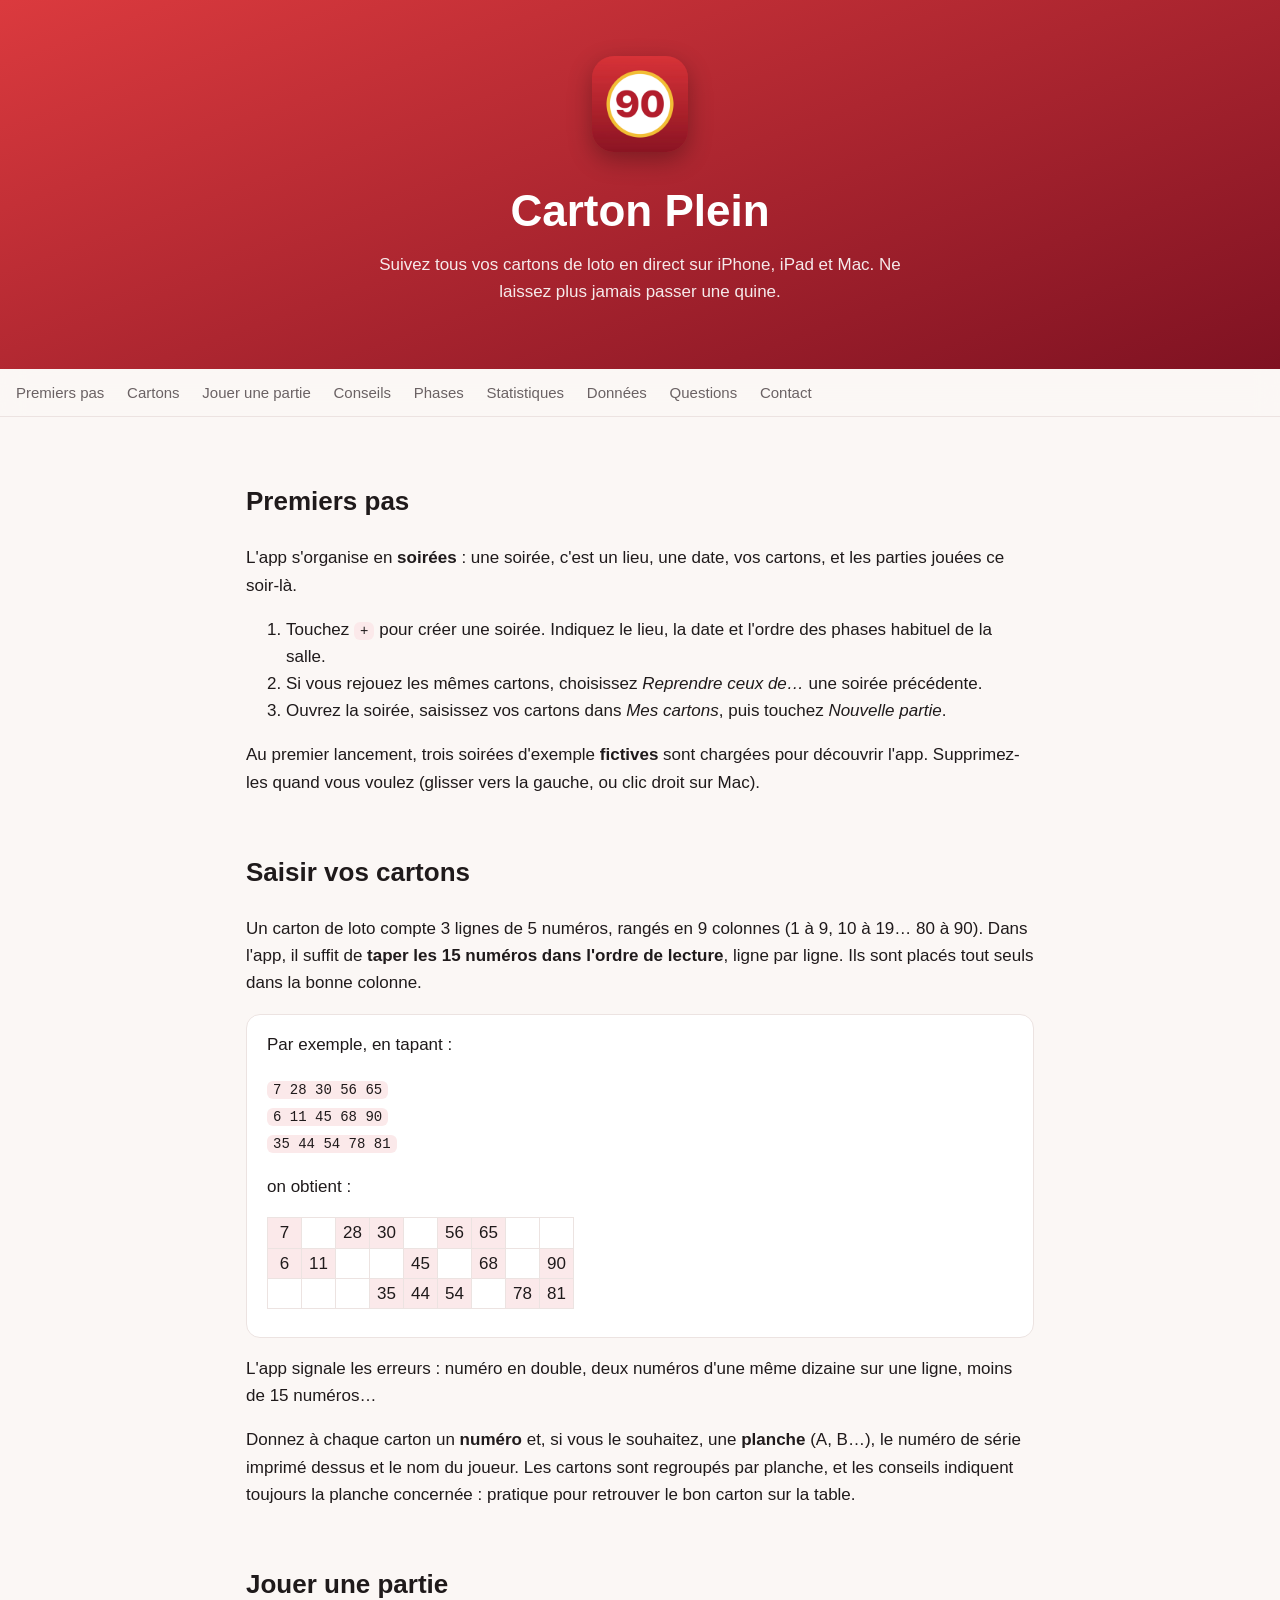
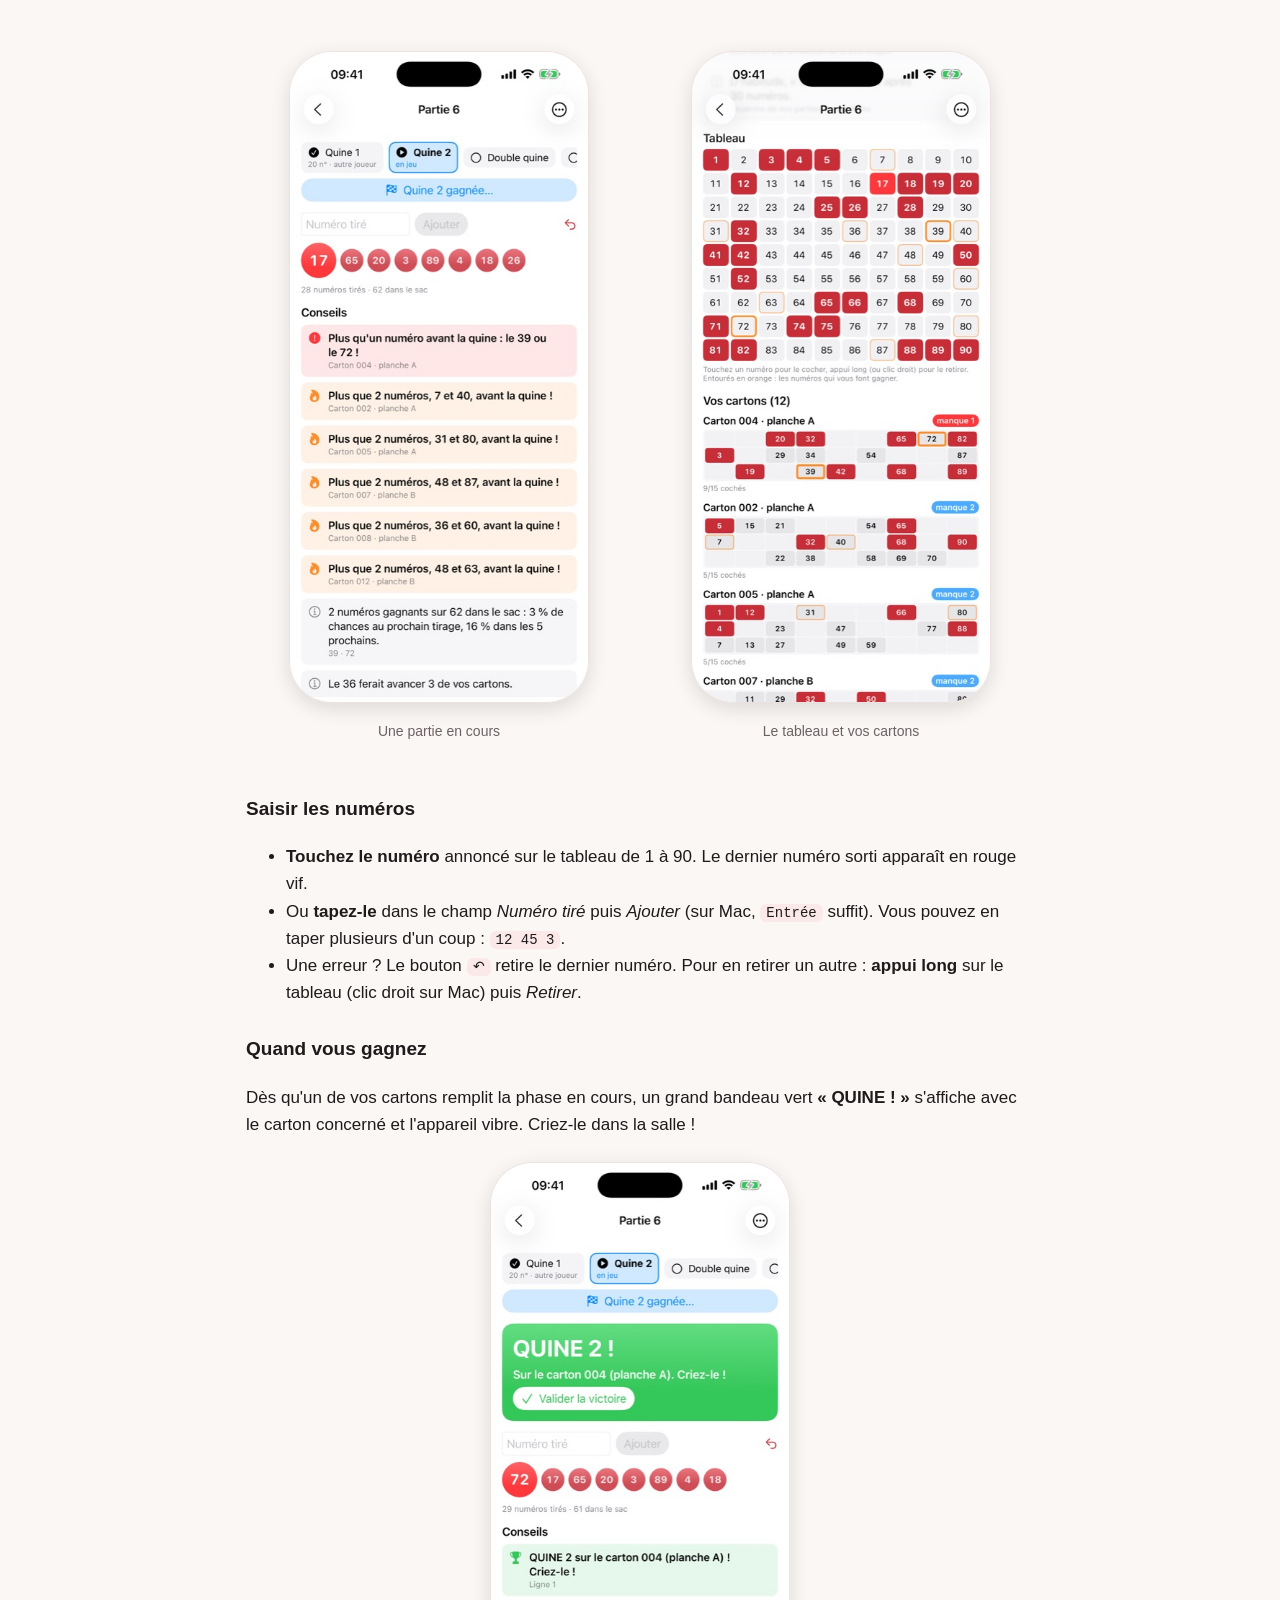
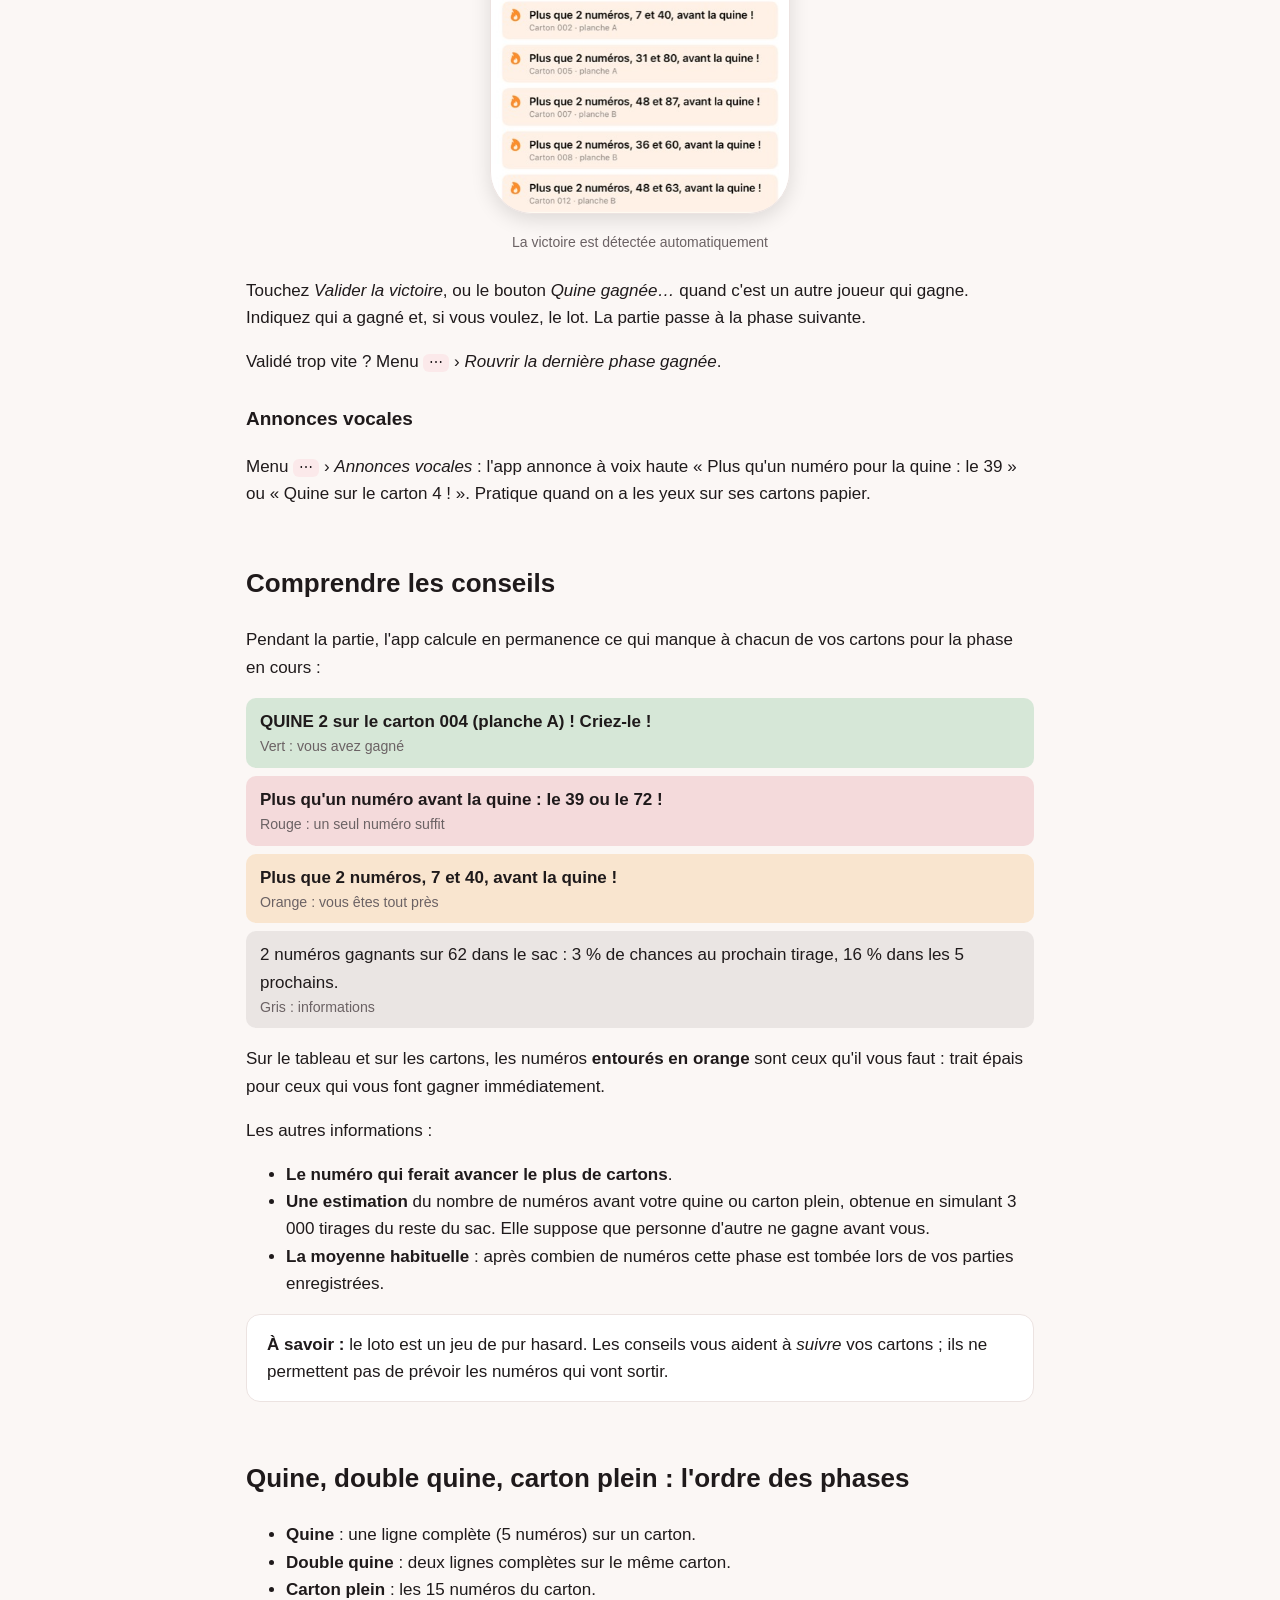
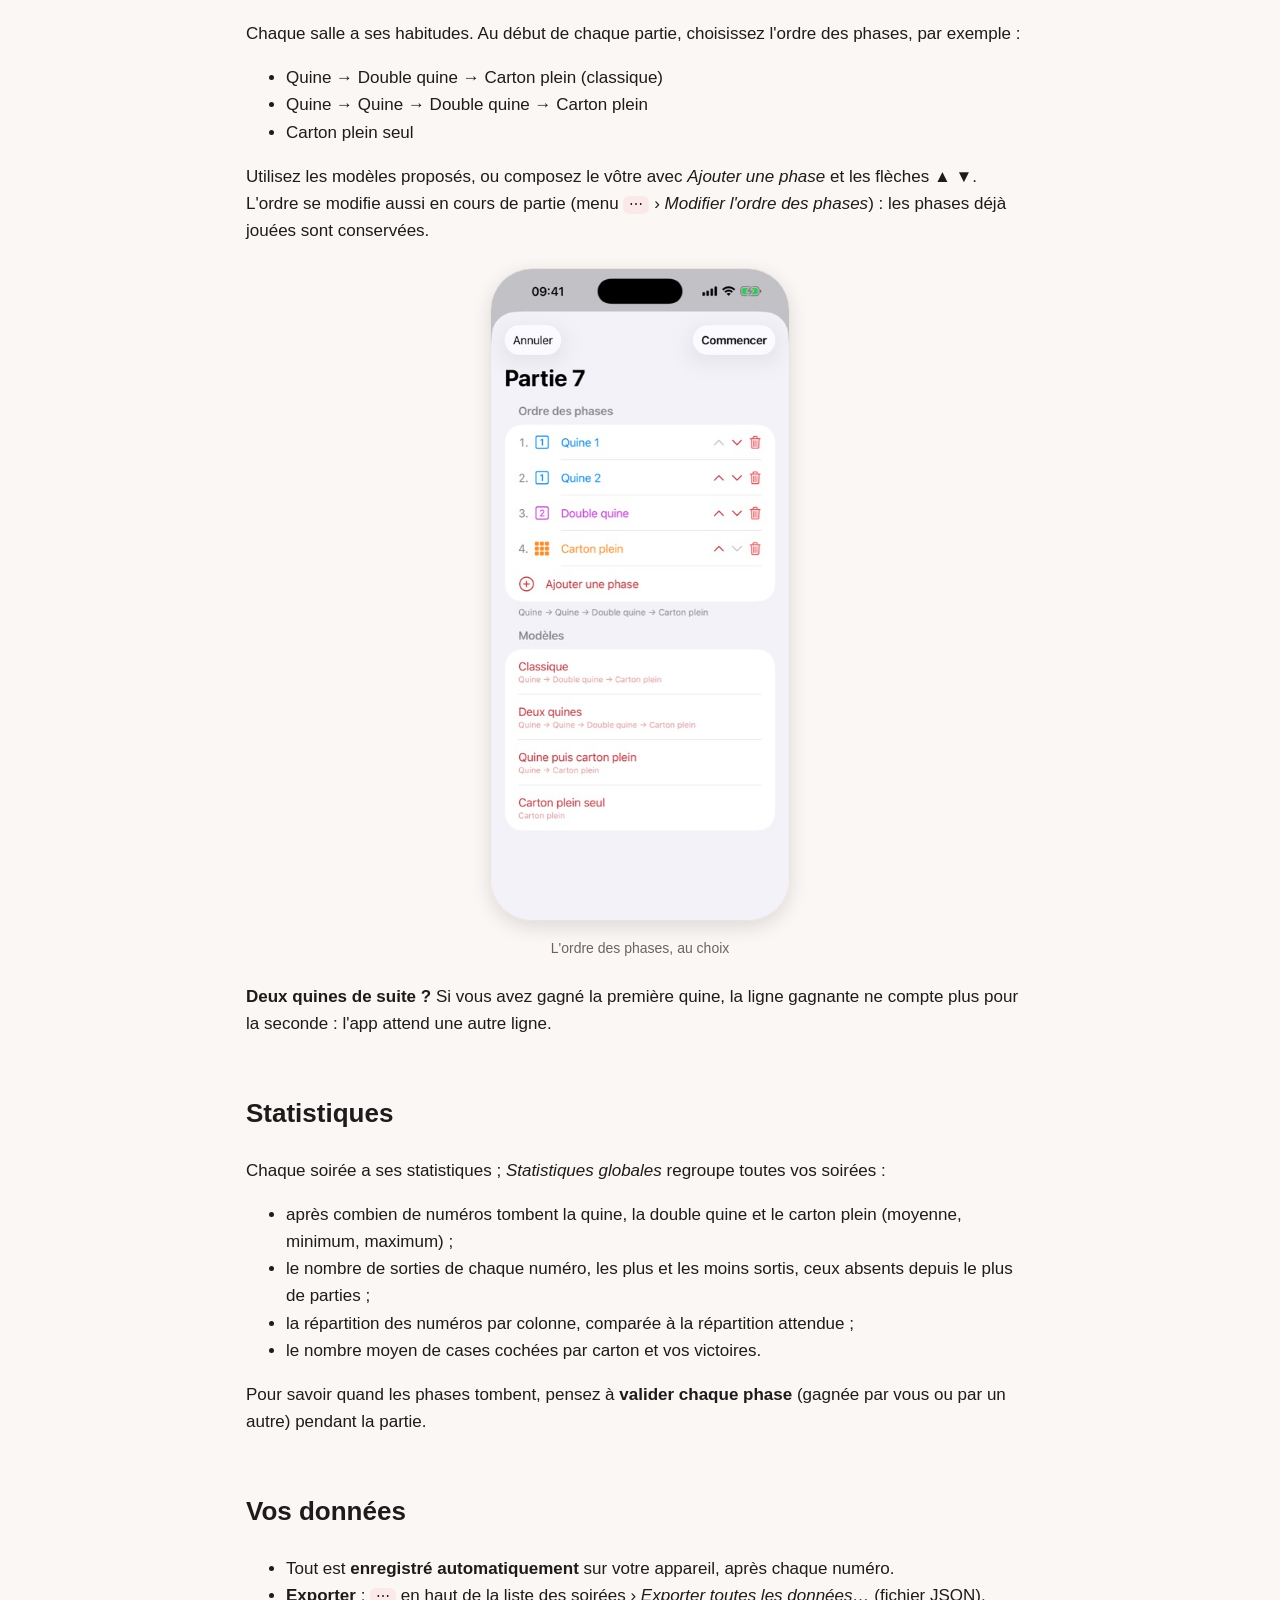
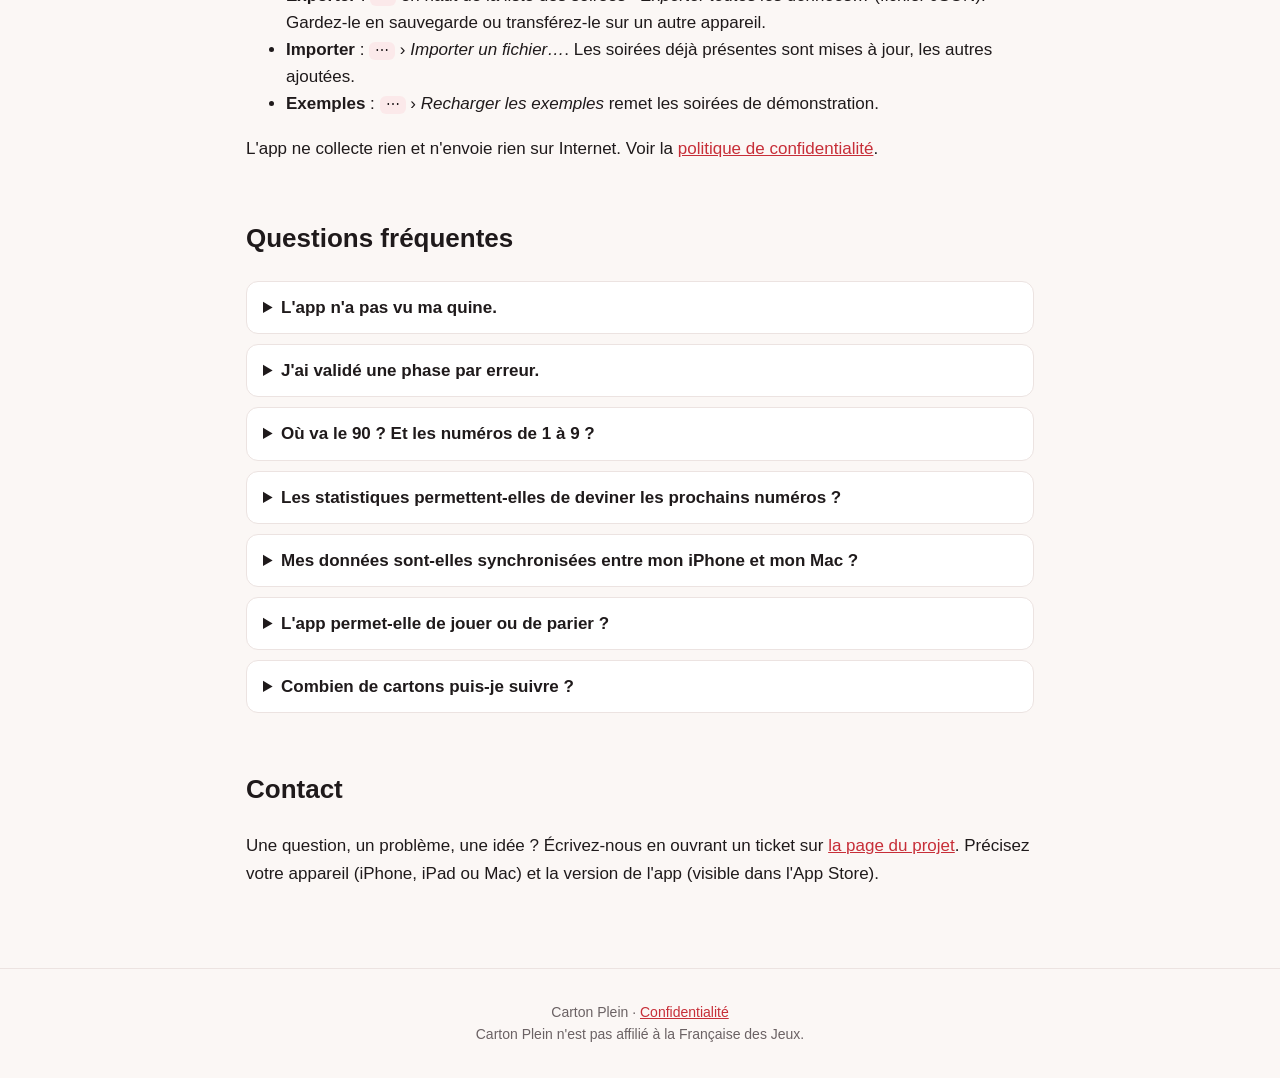
<file: docs/index.html>
<!doctype html>
<html lang="fr">
<head>
<meta charset="utf-8">
<meta name="viewport" content="width=device-width, initial-scale=1">
<title>Carton Plein : aide</title>
<meta name="description" content="Aide de Carton Plein, l'app de suivi de loto pour iPhone, iPad et Mac : cartons, quines, conseils et statistiques.">
<link rel="icon" href="images/icone.png">
<link rel="stylesheet" href="style.css">
</head>
<body>
<header class="hero">
  <img src="images/icone.png" alt="">
  <h1>Carton Plein</h1>
  <p>Suivez tous vos cartons de loto en direct sur iPhone, iPad et Mac. Ne laissez plus jamais passer une quine.</p>
</header>

<nav class="sommaire">
  <a href="#demarrer">Premiers pas</a>
  <a href="#cartons">Cartons</a>
  <a href="#partie">Jouer une partie</a>
  <a href="#conseils">Conseils</a>
  <a href="#phases">Phases</a>
  <a href="#statistiques">Statistiques</a>
  <a href="#donnees">Données</a>
  <a href="#faq">Questions</a>
  <a href="#contact">Contact</a>
</nav>

<main>

<h2 id="demarrer">Premiers pas</h2>
<p>L'app s'organise en <strong>soirées</strong> : une soirée, c'est un lieu, une date, vos cartons, et les parties jouées ce soir-là.</p>
<ol>
  <li>Touchez <kbd>+</kbd> pour créer une soirée. Indiquez le lieu, la date et l'ordre des phases habituel de la salle.</li>
  <li>Si vous rejouez les mêmes cartons, choisissez <em>Reprendre ceux de…</em> une soirée précédente.</li>
  <li>Ouvrez la soirée, saisissez vos cartons dans <em>Mes cartons</em>, puis touchez <em>Nouvelle partie</em>.</li>
</ol>
<p>Au premier lancement, trois soirées d'exemple <strong>fictives</strong> sont chargées pour découvrir l'app. Supprimez-les quand vous voulez (glisser vers la gauche, ou clic droit sur Mac).</p>

<h2 id="cartons">Saisir vos cartons</h2>
<p>Un carton de loto compte 3 lignes de 5 numéros, rangés en 9 colonnes (1 à 9, 10 à 19… 80 à 90). Dans l'app, il suffit de <strong>taper les 15 numéros dans l'ordre de lecture</strong>, ligne par ligne. Ils sont placés tout seuls dans la bonne colonne.</p>
<div class="carte">
  <p style="margin-top:0">Par exemple, en tapant :</p>
  <p><code>7 28 30 56 65</code><br><code>6 11 45 68 90</code><br><code>35 44 54 78 81</code></p>
  <p>on obtient :</p>
  <table class="grille">
    <tr><td class="v">7</td><td></td><td class="v">28</td><td class="v">30</td><td></td><td class="v">56</td><td class="v">65</td><td></td><td></td></tr>
    <tr><td class="v">6</td><td class="v">11</td><td></td><td></td><td class="v">45</td><td></td><td class="v">68</td><td></td><td class="v">90</td></tr>
    <tr><td></td><td></td><td></td><td class="v">35</td><td class="v">44</td><td class="v">54</td><td></td><td class="v">78</td><td class="v">81</td></tr>
  </table>
</div>
<p>L'app signale les erreurs : numéro en double, deux numéros d'une même dizaine sur une ligne, moins de 15 numéros…</p>
<p>Donnez à chaque carton un <strong>numéro</strong> et, si vous le souhaitez, une <strong>planche</strong> (A, B…), le numéro de série imprimé dessus et le nom du joueur. Les cartons sont regroupés par planche, et les conseils indiquent toujours la planche concernée : pratique pour retrouver le bon carton sur la table.</p>

<h2 id="partie">Jouer une partie</h2>
<div class="duo">
  <figure><img src="images/partie.jpg" alt="Écran d'une partie en cours avec les conseils" loading="lazy"><figcaption>Une partie en cours</figcaption></figure>
  <figure><img src="images/tableau.jpg" alt="Tableau des numéros de 1 à 90" loading="lazy"><figcaption>Le tableau et vos cartons</figcaption></figure>
</div>
<h3>Saisir les numéros</h3>
<ul>
  <li><strong>Touchez le numéro</strong> annoncé sur le tableau de 1 à 90. Le dernier numéro sorti apparaît en rouge vif.</li>
  <li>Ou <strong>tapez-le</strong> dans le champ <em>Numéro tiré</em> puis <em>Ajouter</em> (sur Mac, <kbd>Entrée</kbd> suffit). Vous pouvez en taper plusieurs d'un coup : <code>12 45 3</code>.</li>
  <li>Une erreur ? Le bouton <kbd>↶</kbd> retire le dernier numéro. Pour en retirer un autre : <strong>appui long</strong> sur le tableau (clic droit sur Mac) puis <em>Retirer</em>.</li>
</ul>
<h3>Quand vous gagnez</h3>
<p>Dès qu'un de vos cartons remplit la phase en cours, un grand bandeau vert <strong>« QUINE ! »</strong> s'affiche avec le carton concerné et l'appareil vibre. Criez-le dans la salle !</p>
<figure><img src="images/victoire.jpg" alt="Bandeau vert « Quine 2 ! »" loading="lazy"><figcaption>La victoire est détectée automatiquement</figcaption></figure>
<p>Touchez <em>Valider la victoire</em>, ou le bouton <em>Quine gagnée…</em> quand c'est un autre joueur qui gagne. Indiquez qui a gagné et, si vous voulez, le lot. La partie passe à la phase suivante.</p>
<p>Validé trop vite ? Menu <kbd>⋯</kbd> › <em>Rouvrir la dernière phase gagnée</em>.</p>
<h3>Annonces vocales</h3>
<p>Menu <kbd>⋯</kbd> › <em>Annonces vocales</em> : l'app annonce à voix haute « Plus qu'un numéro pour la quine : le 39 » ou « Quine sur le carton 4 ! ». Pratique quand on a les yeux sur ses cartons papier.</p>

<h2 id="conseils">Comprendre les conseils</h2>
<p>Pendant la partie, l'app calcule en permanence ce qui manque à chacun de vos cartons pour la phase en cours :</p>
<div class="conseil c-gagne">QUINE 2 sur le carton 004 (planche A) ! Criez-le !<small>Vert : vous avez gagné</small></div>
<div class="conseil c-un">Plus qu'un numéro avant la quine : le 39 ou le 72 !<small>Rouge : un seul numéro suffit</small></div>
<div class="conseil c-proche">Plus que 2 numéros, 7 et 40, avant la quine !<small>Orange : vous êtes tout près</small></div>
<div class="conseil c-info">2 numéros gagnants sur 62 dans le sac : 3 % de chances au prochain tirage, 16 % dans les 5 prochains.<small>Gris : informations</small></div>
<p>Sur le tableau et sur les cartons, les numéros <strong>entourés en orange</strong> sont ceux qu'il vous faut : trait épais pour ceux qui vous font gagner immédiatement.</p>
<p>Les autres informations :</p>
<ul>
  <li><strong>Le numéro qui ferait avancer le plus de cartons</strong>.</li>
  <li><strong>Une estimation</strong> du nombre de numéros avant votre quine ou carton plein, obtenue en simulant 3 000 tirages du reste du sac. Elle suppose que personne d'autre ne gagne avant vous.</li>
  <li><strong>La moyenne habituelle</strong> : après combien de numéros cette phase est tombée lors de vos parties enregistrées.</li>
</ul>
<div class="carte"><strong>À savoir :</strong> le loto est un jeu de pur hasard. Les conseils vous aident à <em>suivre</em> vos cartons ; ils ne permettent pas de prévoir les numéros qui vont sortir.</div>

<h2 id="phases">Quine, double quine, carton plein : l'ordre des phases</h2>
<ul>
  <li><strong>Quine</strong> : une ligne complète (5 numéros) sur un carton.</li>
  <li><strong>Double quine</strong> : deux lignes complètes sur le même carton.</li>
  <li><strong>Carton plein</strong> : les 15 numéros du carton.</li>
</ul>
<p>Chaque salle a ses habitudes. Au début de chaque partie, choisissez l'ordre des phases, par exemple :</p>
<ul>
  <li>Quine → Double quine → Carton plein (classique)</li>
  <li>Quine → Quine → Double quine → Carton plein</li>
  <li>Carton plein seul</li>
</ul>
<p>Utilisez les modèles proposés, ou composez le vôtre avec <em>Ajouter une phase</em> et les flèches ▲ ▼. L'ordre se modifie aussi en cours de partie (menu <kbd>⋯</kbd> › <em>Modifier l'ordre des phases</em>) : les phases déjà jouées sont conservées.</p>
<figure><img src="images/phases.jpg" alt="Choix de l'ordre des phases" loading="lazy"><figcaption>L'ordre des phases, au choix</figcaption></figure>
<p><strong>Deux quines de suite ?</strong> Si vous avez gagné la première quine, la ligne gagnante ne compte plus pour la seconde : l'app attend une autre ligne.</p>

<h2 id="statistiques">Statistiques</h2>
<p>Chaque soirée a ses statistiques ; <em>Statistiques globales</em> regroupe toutes vos soirées :</p>
<ul>
  <li>après combien de numéros tombent la quine, la double quine et le carton plein (moyenne, minimum, maximum) ;</li>
  <li>le nombre de sorties de chaque numéro, les plus et les moins sortis, ceux absents depuis le plus de parties ;</li>
  <li>la répartition des numéros par colonne, comparée à la répartition attendue ;</li>
  <li>le nombre moyen de cases cochées par carton et vos victoires.</li>
</ul>
<p>Pour savoir quand les phases tombent, pensez à <strong>valider chaque phase</strong> (gagnée par vous ou par un autre) pendant la partie.</p>

<h2 id="donnees">Vos données</h2>
<ul>
  <li>Tout est <strong>enregistré automatiquement</strong> sur votre appareil, après chaque numéro.</li>
  <li><strong>Exporter</strong> : <kbd>⋯</kbd> en haut de la liste des soirées › <em>Exporter toutes les données…</em> (fichier JSON). Gardez-le en sauvegarde ou transférez-le sur un autre appareil.</li>
  <li><strong>Importer</strong> : <kbd>⋯</kbd> › <em>Importer un fichier…</em>. Les soirées déjà présentes sont mises à jour, les autres ajoutées.</li>
  <li><strong>Exemples</strong> : <kbd>⋯</kbd> › <em>Recharger les exemples</em> remet les soirées de démonstration.</li>
</ul>
<p>L'app ne collecte rien et n'envoie rien sur Internet. Voir la <a href="confidentialite.html">politique de confidentialité</a>.</p>

<h2 id="faq">Questions fréquentes</h2>
<details>
  <summary>L'app n'a pas vu ma quine.</summary>
  <p>Vérifiez d'abord le carton dans <em>Mes cartons</em> : une erreur de saisie est vite arrivée. Vérifiez ensuite la phase en cours dans le bandeau du haut : si la partie en est à la double quine, une seule ligne ne suffit plus. Enfin, si vous avez déjà gagné une quine avec cette ligne, elle ne compte pas pour la quine suivante.</p>
</details>
<details>
  <summary>J'ai validé une phase par erreur.</summary>
  <p>Menu <kbd>⋯</kbd> de la partie › <em>Rouvrir la dernière phase gagnée</em>. Retirer un numéro saisi avant la fin d'une phase rouvre aussi cette phase automatiquement.</p>
</details>
<details>
  <summary>Où va le 90 ? Et les numéros de 1 à 9 ?</summary>
  <p>Première colonne : 1 à 9. Dernière colonne : 80 à 90 (elle compte 11 numéros). L'app s'en charge toute seule.</p>
</details>
<details>
  <summary>Les statistiques permettent-elles de deviner les prochains numéros ?</summary>
  <p>Non. Chaque tirage est indépendant : un numéro « en retard » n'a pas plus de chances de sortir qu'un autre. Les statistiques racontent vos soirées passées ; les conseils, eux, reposent sur vos cartons et les numéros encore dans le sac.</p>
</details>
<details>
  <summary>Mes données sont-elles synchronisées entre mon iPhone et mon Mac ?</summary>
  <p>Pas automatiquement. Utilisez <em>Exporter</em> sur un appareil puis <em>Importer</em> sur l'autre (par AirDrop, e-mail ou iCloud Drive).</p>
</details>
<details>
  <summary>L'app permet-elle de jouer ou de parier ?</summary>
  <p>Non. Carton Plein est un outil de suivi pour les lotos joués en salle avec de vrais cartons. Il n'y a ni mise, ni gain, ni jeu en ligne dans l'app.</p>
</details>
<details>
  <summary>Combien de cartons puis-je suivre ?</summary>
  <p>Autant que vous voulez. Les conseils montrent en priorité les cartons les plus proches de gagner.</p>
</details>

<h2 id="contact">Contact</h2>
<p>Une question, un problème, une idée ? Écrivez-nous en ouvrant un ticket sur <a href="https://github.com/jeremie84tr/LOTO/issues">la page du projet</a>. Précisez votre appareil (iPhone, iPad ou Mac) et la version de l'app (visible dans l'App Store).</p>

</main>
<footer>
  Carton Plein · <a href="confidentialite.html">Confidentialité</a><br>
  Carton Plein n'est pas affilié à la Française des Jeux.
</footer>
</body>
</html>
</file>
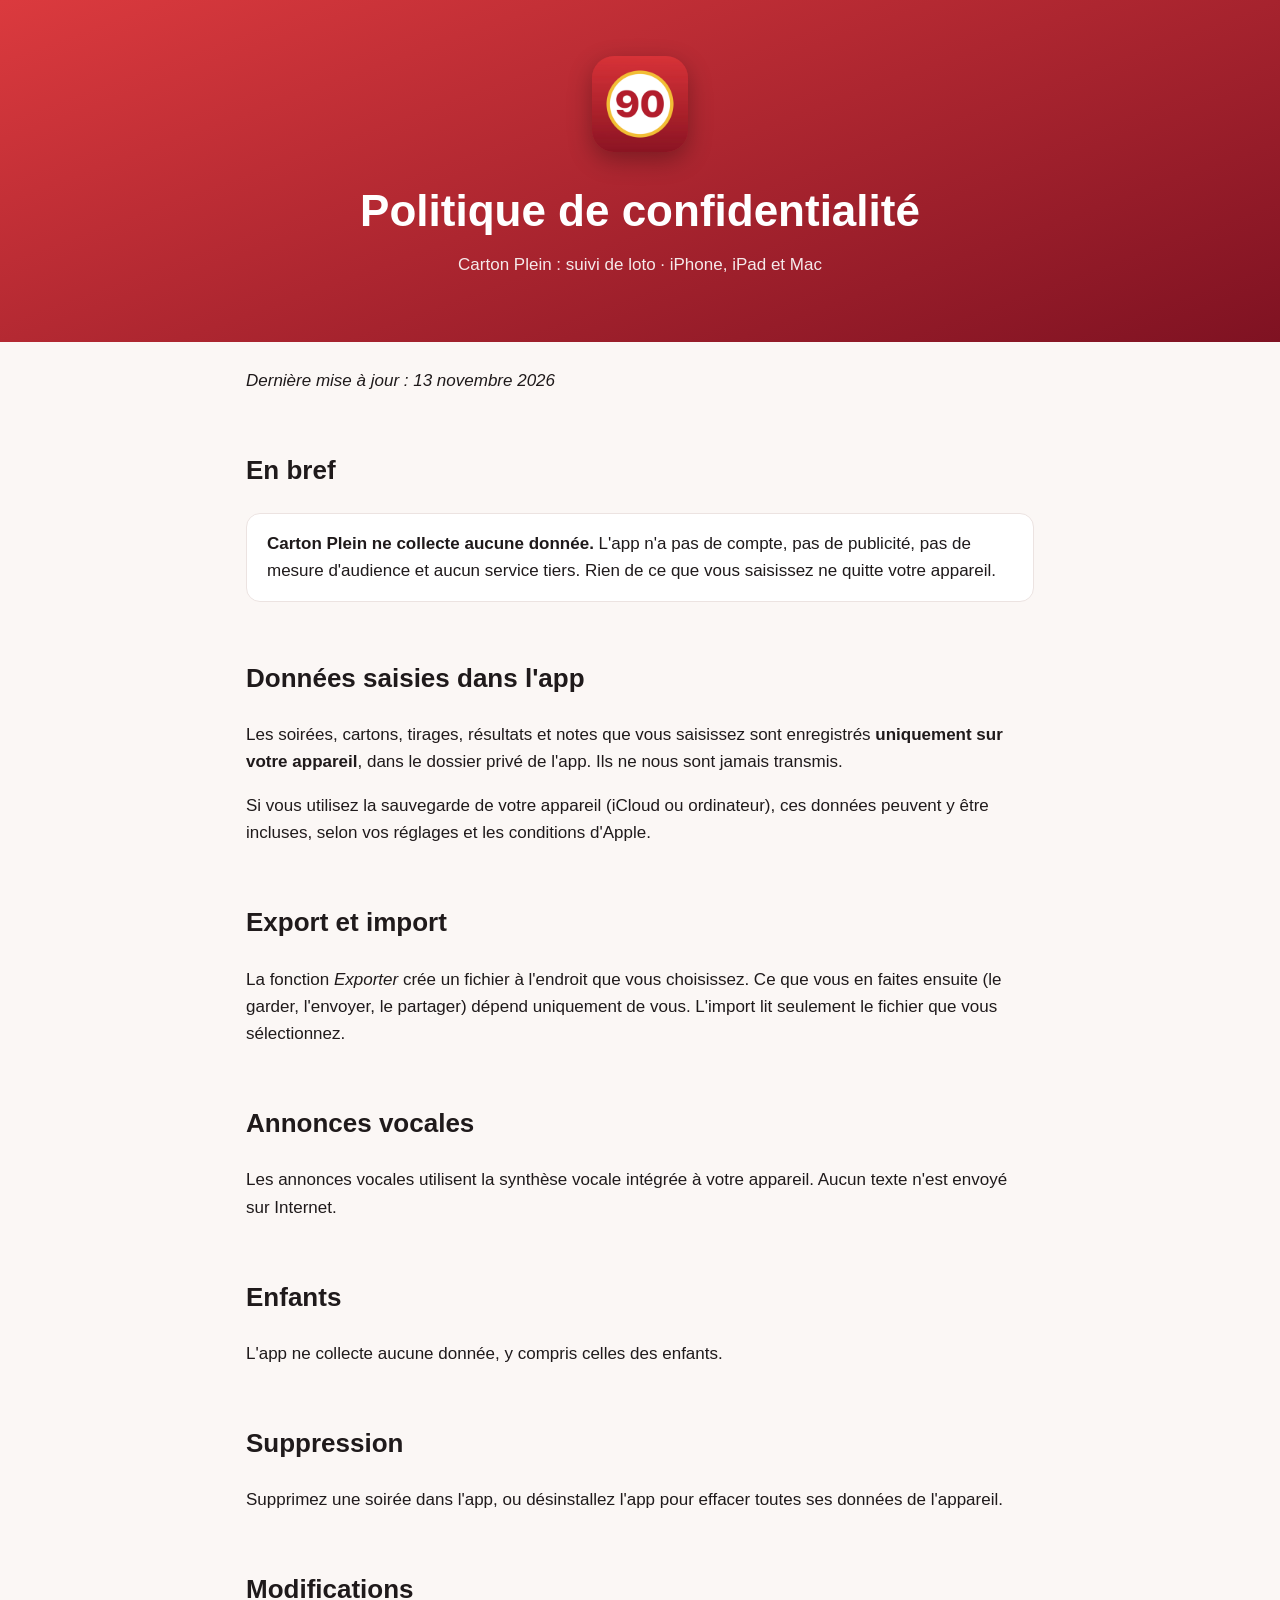
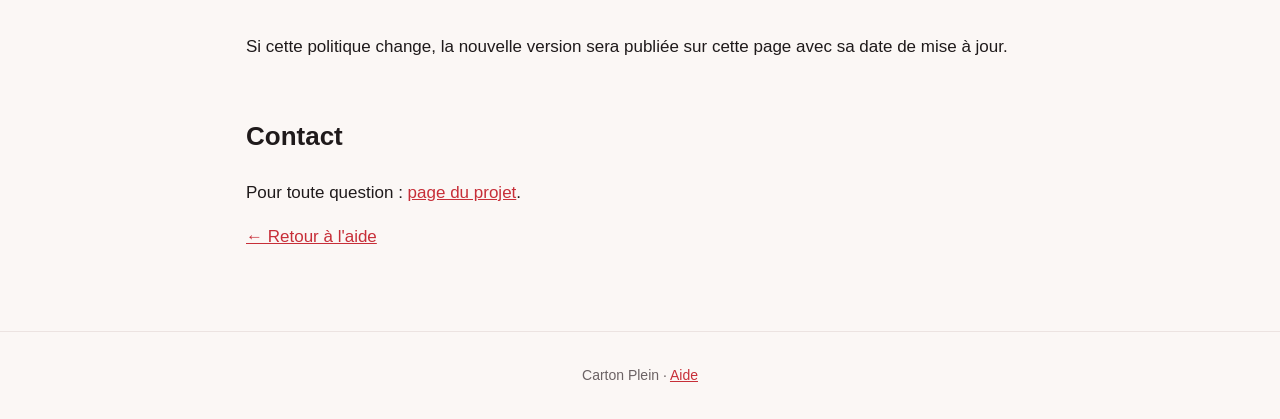
<file: docs/confidentialite.html>
<!doctype html>
<html lang="fr">
<head>
<meta charset="utf-8">
<meta name="viewport" content="width=device-width, initial-scale=1">
<title>Carton Plein : confidentialité</title>
<link rel="icon" href="images/icone.png">
<link rel="stylesheet" href="style.css">
</head>
<body>
<header class="hero">
  <img src="images/icone.png" alt="">
  <h1>Politique de confidentialité</h1>
  <p>Carton Plein : suivi de loto · iPhone, iPad et Mac</p>
</header>
<main>
<p><em>Dernière mise à jour : 13 novembre 2026</em></p>

<h2>En bref</h2>
<div class="carte"><strong>Carton Plein ne collecte aucune donnée.</strong> L'app n'a pas de compte, pas de publicité, pas de mesure d'audience et aucun service tiers. Rien de ce que vous saisissez ne quitte votre appareil.</div>

<h2>Données saisies dans l'app</h2>
<p>Les soirées, cartons, tirages, résultats et notes que vous saisissez sont enregistrés <strong>uniquement sur votre appareil</strong>, dans le dossier privé de l'app. Ils ne nous sont jamais transmis.</p>
<p>Si vous utilisez la sauvegarde de votre appareil (iCloud ou ordinateur), ces données peuvent y être incluses, selon vos réglages et les conditions d'Apple.</p>

<h2>Export et import</h2>
<p>La fonction <em>Exporter</em> crée un fichier à l'endroit que vous choisissez. Ce que vous en faites ensuite (le garder, l'envoyer, le partager) dépend uniquement de vous. L'import lit seulement le fichier que vous sélectionnez.</p>

<h2>Annonces vocales</h2>
<p>Les annonces vocales utilisent la synthèse vocale intégrée à votre appareil. Aucun texte n'est envoyé sur Internet.</p>

<h2>Enfants</h2>
<p>L'app ne collecte aucune donnée, y compris celles des enfants.</p>

<h2>Suppression</h2>
<p>Supprimez une soirée dans l'app, ou désinstallez l'app pour effacer toutes ses données de l'appareil.</p>

<h2>Modifications</h2>
<p>Si cette politique change, la nouvelle version sera publiée sur cette page avec sa date de mise à jour.</p>

<h2>Contact</h2>
<p>Pour toute question : <a href="https://github.com/jeremie84tr/LOTO/issues">page du projet</a>.</p>
<p><a href="index.html">← Retour à l'aide</a></p>
</main>
<footer>Carton Plein · <a href="index.html">Aide</a></footer>
</body>
</html>
</file>
<file: docs/style.css>
:root {
  --fond: #fbf7f5;
  --carte: #ffffff;
  --texte: #1f1a1b;
  --doux: #6b6264;
  --accent: #c72e38;
  --accent-fond: #fbe9ea;
  --orange: #e8890c;
  --vert: #2e9a4f;
  --bord: #ece3e1;
  color-scheme: light dark;
}
@media (prefers-color-scheme: dark) {
  :root {
    --fond: #171314;
    --carte: #221d1e;
    --texte: #f3eeee;
    --doux: #b4aaab;
    --accent: #ff5a64;
    --accent-fond: #3a1f22;
    --bord: #352d2e;
  }
}
* { box-sizing: border-box; }
html { scroll-behavior: smooth; }
body {
  margin: 0;
  background: var(--fond);
  color: var(--texte);
  font: 17px/1.6 -apple-system, BlinkMacSystemFont, "Segoe UI", Roboto, sans-serif;
}
header.hero {
  background: linear-gradient(160deg, #db3a3e, #7f1222);
  color: #fff;
  padding: 56px 16px 64px;
  text-align: center;
}
header.hero img { width: 96px; height: 96px; border-radius: 22px; box-shadow: 0 8px 24px rgba(0,0,0,.3); }
header.hero h1 { margin: 16px 0 4px; font-size: clamp(28px, 6vw, 44px); }
header.hero p { margin: 0 auto; max-width: 560px; opacity: .9; }
nav.sommaire {
  position: sticky; top: 0; z-index: 2;
  background: color-mix(in srgb, var(--fond) 88%, transparent);
  backdrop-filter: blur(12px);
  border-bottom: 1px solid var(--bord);
  overflow-x: auto; white-space: nowrap;
  padding: 10px 16px;
}
nav.sommaire a { color: var(--doux); text-decoration: none; margin-right: 18px; font-size: 15px; }
nav.sommaire a:hover { color: var(--accent); }
main { max-width: 820px; margin: 0 auto; padding: 8px 16px 64px; }
h2 { margin-top: 56px; font-size: 26px; scroll-margin-top: 60px; }
h3 { margin-top: 28px; font-size: 19px; }
a { color: var(--accent); }
.carte {
  background: var(--carte); border: 1px solid var(--bord); border-radius: 14px;
  padding: 16px 20px; margin: 16px 0;
}
.conseil { border-radius: 10px; padding: 10px 14px; margin: 8px 0; font-weight: 600; }
.conseil small { display: block; font-weight: 400; color: var(--doux); }
.c-gagne { background: color-mix(in srgb, var(--vert) 18%, transparent); }
.c-un { background: color-mix(in srgb, var(--accent) 14%, transparent); }
.c-proche { background: color-mix(in srgb, var(--orange) 16%, transparent); }
.c-info { background: color-mix(in srgb, var(--doux) 12%, transparent); font-weight: 400; }
figure { margin: 24px 0; text-align: center; }
/* Écran d'iPhone : rayon = 62/440 de la largeur (≈ 14,1 %), soit 6,49 % de la hauteur pour une capture 414 × 900. */
figure img { width: min(100%, 300px); height: auto; aspect-ratio: 414 / 900; border-radius: 14.1% / 6.49%; border: 1px solid var(--bord); box-shadow: 0 6px 20px rgba(0,0,0,.12); }
figcaption { color: var(--doux); font-size: 14px; margin-top: 8px; }
.duo { display: grid; grid-template-columns: repeat(auto-fit, minmax(220px, 1fr)); gap: 16px; }
kbd, code {
  background: var(--accent-fond); border-radius: 6px; padding: 1px 6px;
  font: 14px ui-monospace, SFMono-Regular, Menlo, monospace;
}
.grille { border-collapse: collapse; margin: 12px 0; font-variant-numeric: tabular-nums; }
.grille td { width: 34px; height: 30px; text-align: center; border: 1px solid var(--bord); }
.grille td.v { background: var(--accent-fond); }
details { background: var(--carte); border: 1px solid var(--bord); border-radius: 12px; padding: 12px 16px; margin: 10px 0; }
details summary { cursor: pointer; font-weight: 600; }
footer { text-align: center; color: var(--doux); font-size: 14px; padding: 32px 16px; border-top: 1px solid var(--bord); }
@media (max-width: 520px) { body { font-size: 16px; } h2 { margin-top: 40px; } }
</file>
